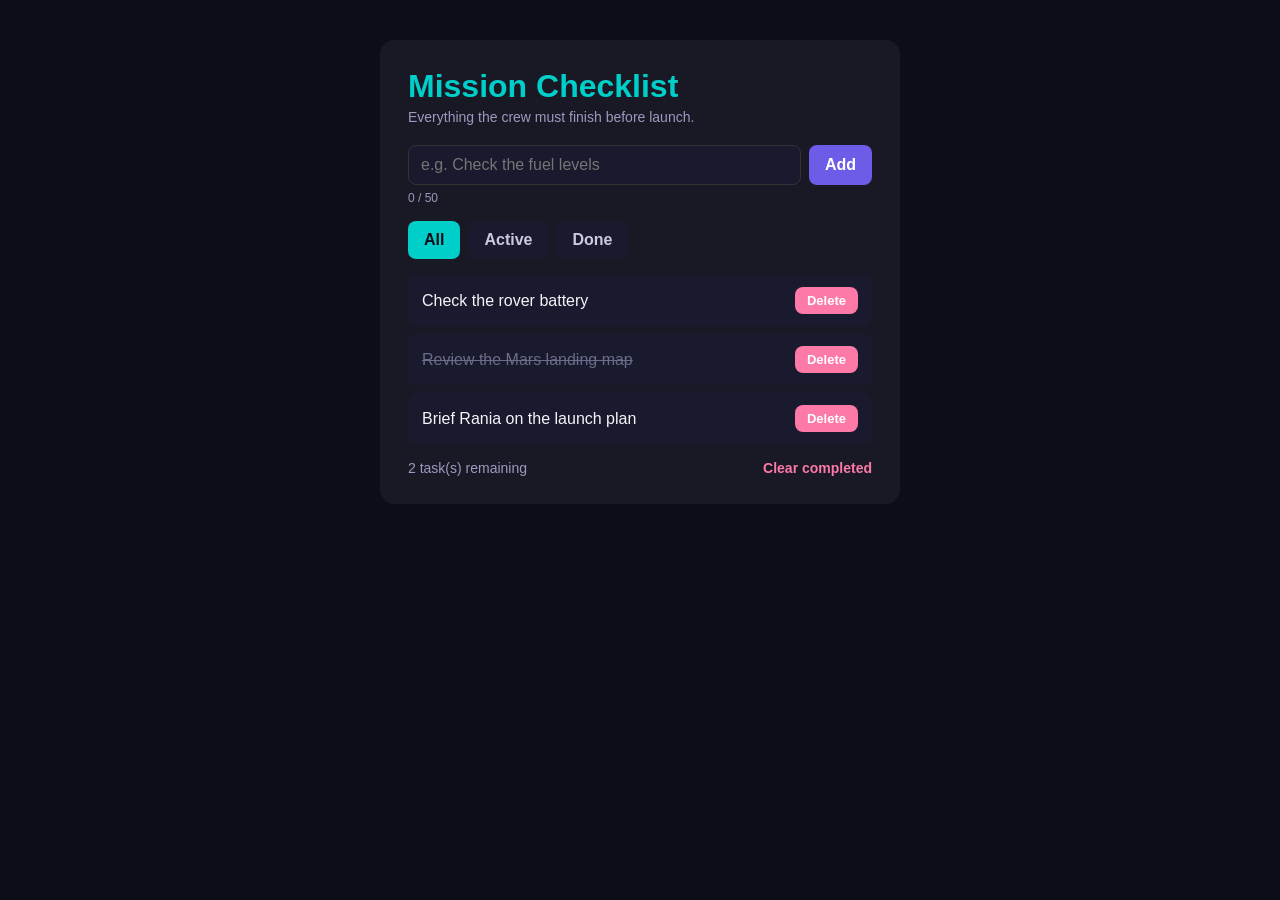
<file: Sat-26-9-2026/to do list/index.html>
<!DOCTYPE html>
<html lang="en">
<head>
  <meta charset="UTF-8">
  <meta name="viewport" content="width=device-width, initial-scale=1.0">
  <title>Mission Checklist</title>

  <!-- The styling is already done for you. Your job is the JavaScript.
       Notice the classes .done, .hidden, and .active below:
       your code will add and remove them with classList. -->
  <style>
    * { margin: 0; padding: 0; box-sizing: border-box; }
    body { font-family: 'Segoe UI', Arial, sans-serif; background: #0d0d1a; color: #f4f4f8; padding: 40px 16px; }
    .app { max-width: 520px; margin: 0 auto; background: rgba(255,255,255,0.05); border-radius: 14px; padding: 28px; }
    h1 { color: #00CEC9; margin-bottom: 4px; }
    .subtitle { color: #9a9ac0; margin-bottom: 20px; font-size: 14px; }
    form { display: flex; gap: 8px; margin-bottom: 6px; }
    input { flex: 1; padding: 10px 12px; border-radius: 8px; border: 1px solid #333; background: #1a1a2e; color: #fff; font: inherit; }
    button { padding: 10px 16px; border: none; border-radius: 8px; cursor: pointer; font: inherit; font-weight: 600; }
    #task-form button { background: #6C5CE7; color: #fff; }
    #char-count { font-size: 12px; color: #9a9ac0; margin-bottom: 16px; }
    .filters { display: flex; gap: 8px; margin-bottom: 16px; }
    .filter-btn { background: #1a1a2e; color: #c9c9e0; }
    .filter-btn.active { background: #00CEC9; color: #0d0d1a; }
    ul { list-style: none; }
    li { display: flex; justify-content: space-between; align-items: center; background: #1a1a2e; padding: 12px 14px; border-radius: 8px; margin-bottom: 8px; }
    .task-text { cursor: pointer; flex: 1; }
    li.done .task-text { text-decoration: line-through; color: #6b6b8a; }
    .delete-btn { background: #FD79A8; color: #fff; padding: 6px 12px; font-size: 13px; }
    .footer { display: flex; justify-content: space-between; align-items: center; margin-top: 16px; font-size: 14px; color: #9a9ac0; }
    #clear-done { background: transparent; color: #FD79A8; padding: 0; }
    #empty-msg { text-align: center; color: #6b6b8a; padding: 20px 0; }
    .hidden { display: none; }
  </style>
</head>
<body>

  <div class="app">
    <h1>Mission Checklist</h1>
    <p class="subtitle">Everything the crew must finish before launch.</p>

    <!-- Form to add a new task -->
    <form id="task-form">
      <input type="text" id="task-input" placeholder="e.g. Check the fuel levels" maxlength="50">
      <button type="submit">Add</button>
    </form>
    <p id="char-count">0 / 50</p>

    <!-- Filter buttons (used in the BONUS steps).
         data-filter stores which filter each button applies. -->
    <div class="filters">
      <button class="filter-btn active" data-filter="all">All</button>
      <button class="filter-btn" data-filter="active">Active</button>
      <button class="filter-btn" data-filter="done">Done</button>
    </div>

    <!-- EMPTY on purpose: your JavaScript builds the items -->
    <ul id="task-list"></ul>

    <!-- Shown only when there are no tasks at all -->
    <p id="empty-msg" class="hidden">No tasks yet. Add your first mission task.</p>

    <div class="footer">
      <span id="counter">0 task(s) remaining</span>
      <button id="clear-done">Clear completed</button>
    </div>
  </div>

  <!-- Script at the end of body, so all elements exist first -->
  <script src="script.js"></script>

</body>
</html>
</file>
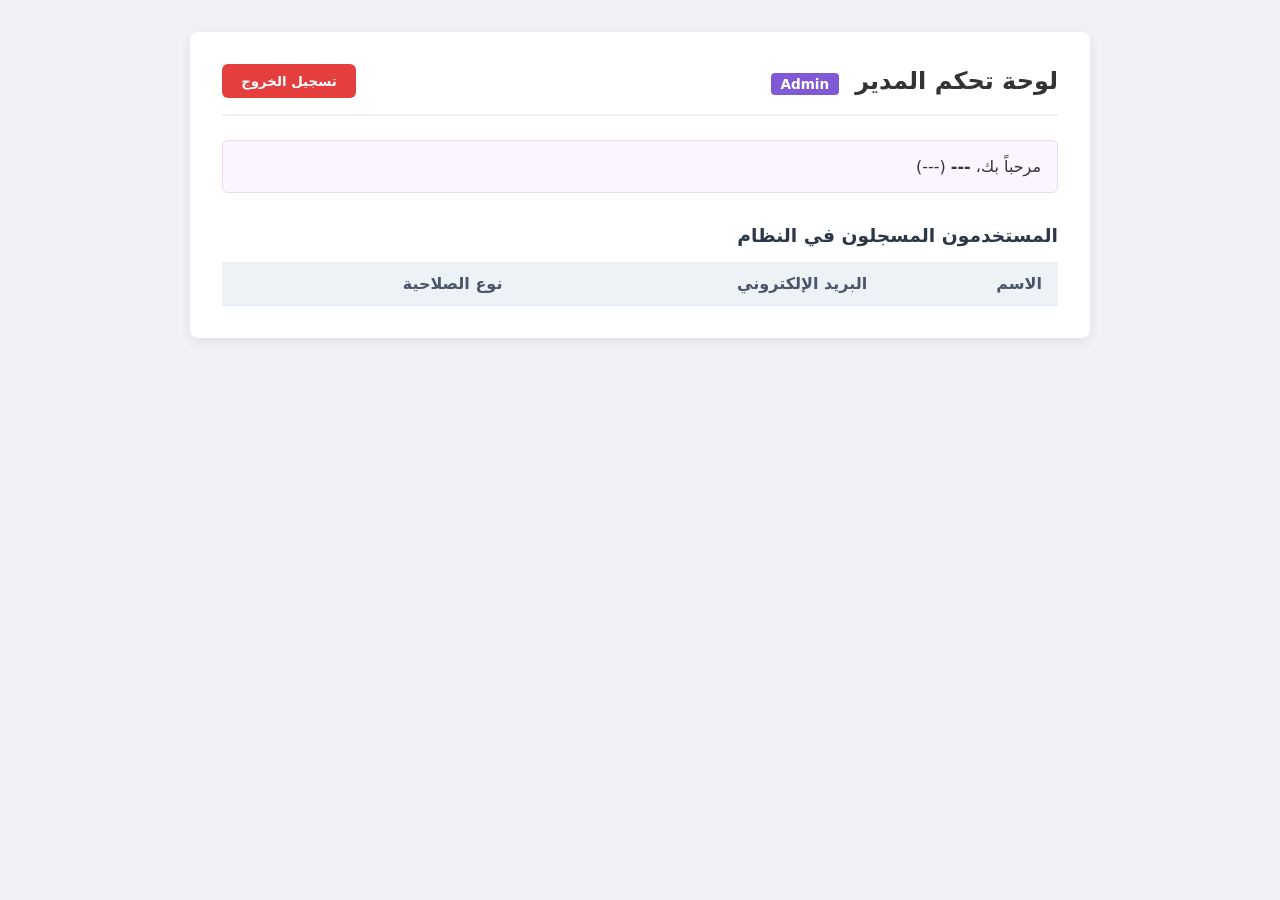
<file: Mon-28-9-2026/admin-dashboard.html>
<!DOCTYPE html>
<html lang="ar" dir="rtl">
<head>
  <meta charset="UTF-8">
  <title>لوحة تحكم المدير</title>
  <style>
    * {
      box-sizing: border-box;
      font-family: system-ui, -apple-system, sans-serif;
      margin: 0;
      padding: 0;
    }
    body {
      background-color: #f0f2f5;
      color: #333;
      padding: 2rem;
    }
    .container {
      max-width: 900px;
      margin: 0 auto;
      background: #ffffff;
      border-radius: 8px;
      padding: 2rem;
      box-shadow: 0 4px 12px rgba(0, 0, 0, 0.08);
    }
    .header {
      display: flex;
      justify-content: space-between;
      align-items: center;
      border-bottom: 2px solid #eef0f3;
      padding-bottom: 1rem;
      margin-bottom: 1.5rem;
    }
    .badge-admin {
      background-color: #805ad5;
      color: #fff;
      font-size: 0.85rem;
      padding: 0.2rem 0.6rem;
      border-radius: 4px;
      margin-right: 0.5rem;
    }
    .logout-btn {
      background-color: #e53e3e;
      color: #fff;
      border: none;
      padding: 0.6rem 1.2rem;
      border-radius: 6px;
      cursor: pointer;
      font-weight: bold;
    }
    .logout-btn:hover {
      background-color: #c53030;
    }
    .admin-greeting {
      margin-bottom: 2rem;
      background-color: #faf5ff;
      border: 1px solid #e9d8fd;
      padding: 1rem;
      border-radius: 6px;
    }
    .table-section h3 {
      margin-bottom: 1rem;
      color: #2d3748;
    }
    table {
      width: 100%;
      border-collapse: collapse;
      text-align: right;
    }
    th, td {
      padding: 0.75rem 1rem;
      border-bottom: 1px solid #e2e8f0;
    }
    th {
      background-color: #edf2f7;
      color: #4a5568;
    }
    tr:hover {
      background-color: #f7fafc;
    }
  </style>
</head>
<body>

  <div class="container">
    <div class="header">
      <h2>لوحة تحكم المدير <span class="badge-admin">Admin</span></h2>
      
      <button id="adminLogoutBtn" class="logout-btn">تسجيل الخروج</button>
    </div>

    
    <div class="admin-greeting">
      <p>مرحباً بك، <strong id="adminName">---</strong>  (<span id="adminEmail">---</span>)</p>
    </div>

   
    <div class="table-section">
      <h3>المستخدمون المسجلون في النظام</h3>
      <table>
        <thead>
          <tr>
            <th>الاسم</th>
            <th>البريد الإلكتروني</th>
            <th>نوع الصلاحية</th>
          </tr>
        </thead>
        
        <tbody id="usersTableBody">
          
        </tbody>
      </table>
    </div>
  </div>


  <script src="admin-dashboard.js"></script>
</body>
</html>
</file>
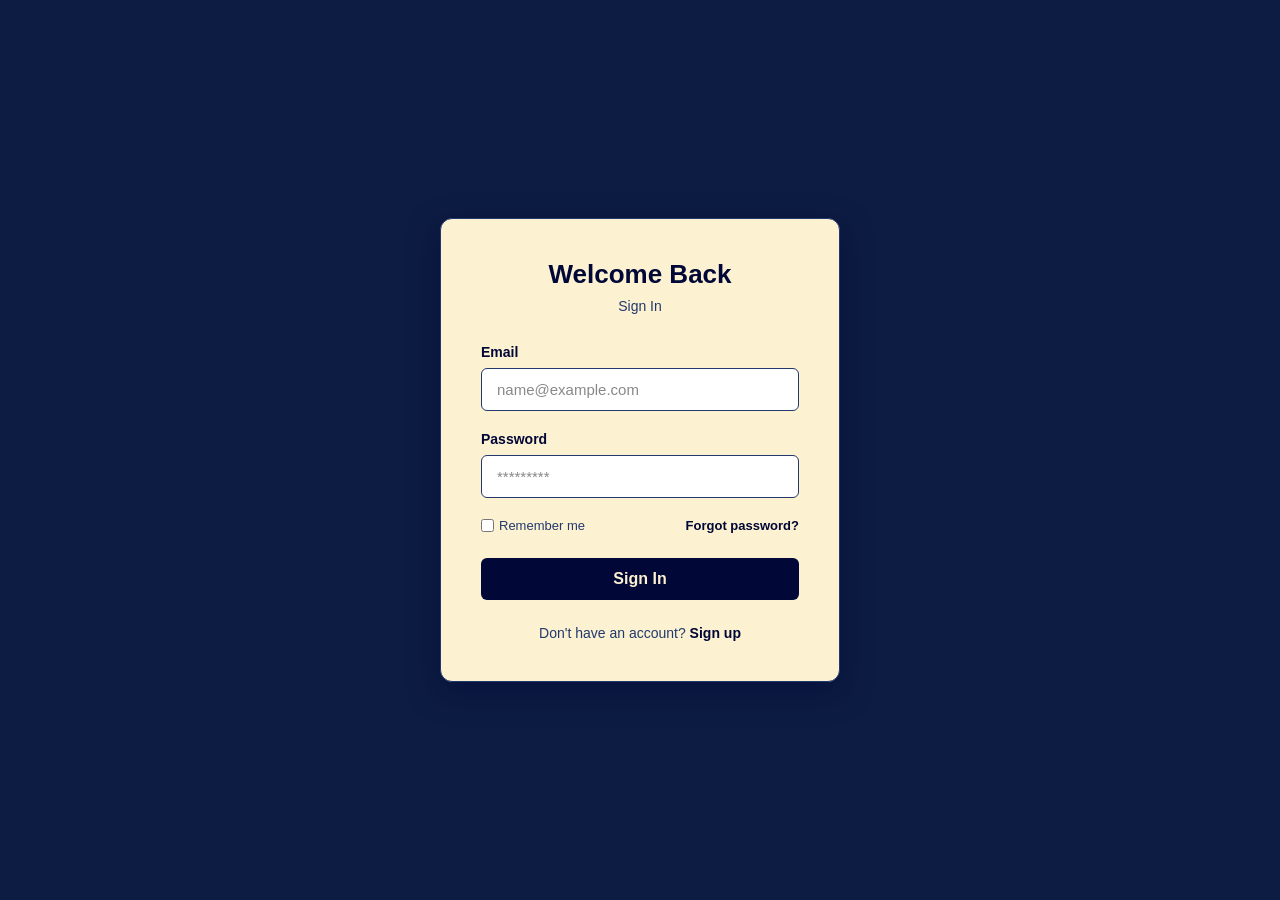
<file: Mon-28-9-2026/login.html>
<!DOCTYPE html>
<html lang="en">
<head>
    <meta charset="UTF-8">
    <meta name="viewport" content="width=device-width, initial-scale=1.0">
    <title>Login page</title>
    <link rel="stylesheet" href="loginstyle.css">
</head>
<body>
    <div class="login-container">
    <div class="login-header">
        <h2>Welcome Back</h2>
        <p> Sign In</p>
    </div>
    
    <div id="message">

    </div>

    <form id="loginForm">
        <div class="input">
            <label for="email">Email</label>
            <input type="email" id="loginEmail" placeholder="name@example.com" required>
        </div>
        
        <div class="input">
            <label for="password">Password</label>
            <input type="password" id="loginPassword" placeholder="*********" required>
        </div>
        
        <div class="options">
            <label>
                <input type="checkbox" id="loginRemember"> Remember me
            </label>
            <a href="#">Forgot password?</a>
        </div>
        <div class="empty-msg"></div>     
        <button type="submit" class="login-btn">Sign In</button>
    </form>
    
    <div class="register-link">
        Don't have an account? <a href="#">Sign up</a>
    </div>
</div>
    <p class="empty-msg"></p>
    <script type="module" src="login.js"></script>
</body>
</html>
</file>
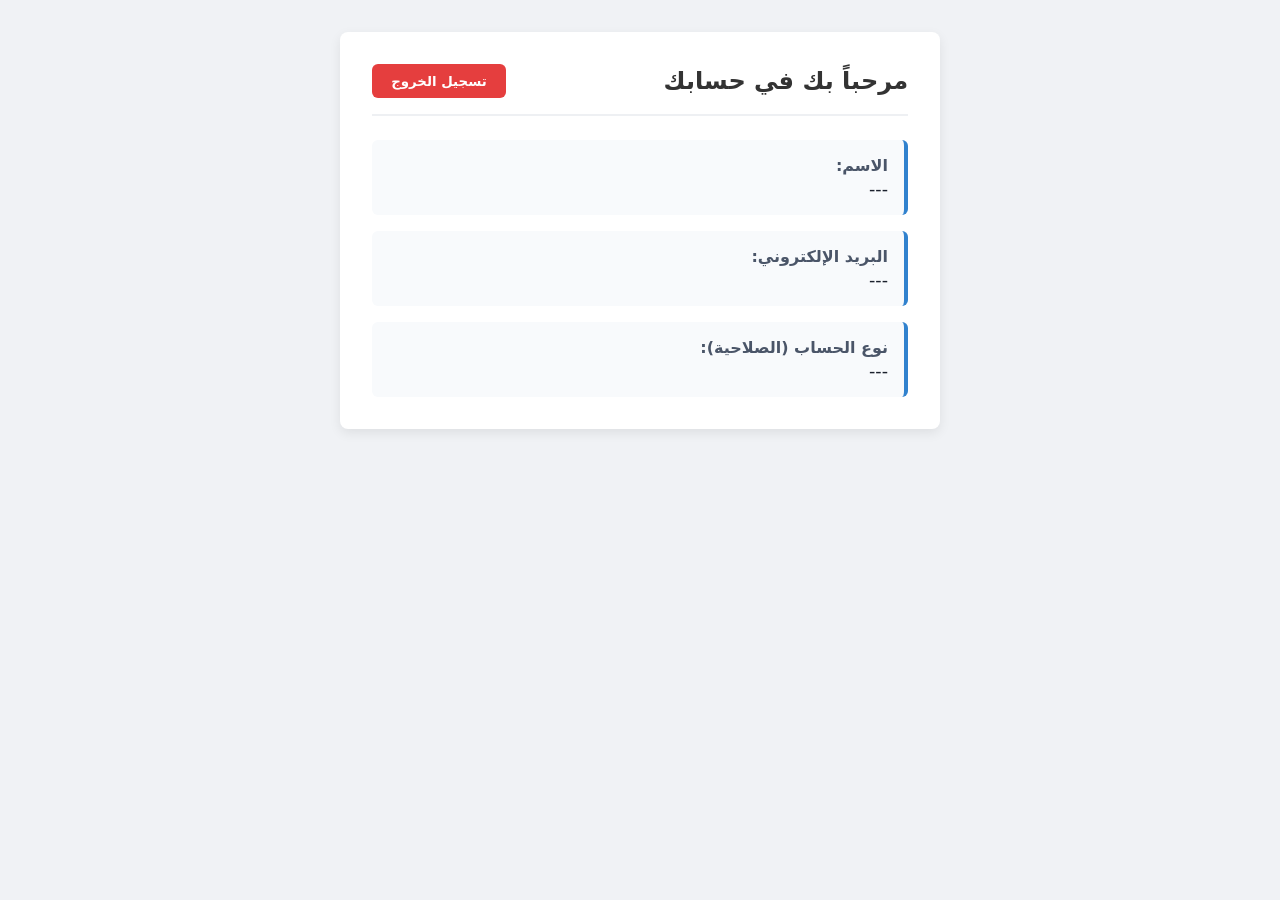
<file: Mon-28-9-2026/user-dashboard.html>
<!DOCTYPE html>
<html lang="ar" dir="rtl">
<head>
  <meta charset="UTF-8">
  <title>لوحة تحكم المستخدم</title>
  <style>
    * {
      box-sizing: border-box;
      font-family: system-ui, -apple-system, sans-serif;
      margin: 0;
      padding: 0;
    }
    body {
      background-color: #f0f2f5;
      color: #333;
      padding: 2rem;
    }
    .container {
      max-width: 600px;
      margin: 0 auto;
      background: #ffffff;
      border-radius: 8px;
      padding: 2rem;
      box-shadow: 0 4px 12px rgba(0, 0, 0, 0.08);
    }
    .header {
      display: flex;
      justify-content: space-between;
      align-items: center;
      border-bottom: 2px solid #eef0f3;
      padding-bottom: 1rem;
      margin-bottom: 1.5rem;
    }
    .logout-btn {
      background-color: #e53e3e;
      color: #fff;
      border: none;
      padding: 0.6rem 1.2rem;
      border-radius: 6px;
      cursor: pointer;
      font-weight: bold;
    }
    .logout-btn:hover {
      background-color: #c53030;
    }
    .user-info {
      display: flex;
      flex-direction: column;
      gap: 1rem;
    }
    .info-item {
      background: #f8fafc;
      padding: 1rem;
      border-radius: 6px;
      border-right: 4px solid #3182ce;
    }
    .label {
      font-weight: bold;
      color: #4a5568;
      display: block;
      margin-bottom: 0.25rem;
    }
    .value {
      font-size: 1.1rem;
      color: #1a202c;
    }
  </style>
</head>
<body>

  <div class="container">
    <div class="header">
      <h2>مرحباً بك في حسابك</h2>
      
      <button id="logoutBtn" class="logout-btn">تسجيل الخروج</button>
    </div>

   
    <div class="user-info">
      <div class="info-item">
        <span class="label">الاسم:</span>
        <span id="userName" class="value">---</span>
      </div>
      <div class="info-item">
        <span class="label">البريد الإلكتروني:</span>
        <span id="userEmail" class="value">---</span>
      </div>
      <div class="info-item">
        <span class="label">نوع الحساب (الصلاحية):</span>
        <span id="userRole" class="value">---</span>
      </div>
    </div>
  </div>
  <script src="user-dashboard.js"></script>
</body>
</html>
</file>
<file: Mon-28-9-2026/loginstyle.css>
* {
    box-sizing: border-box;
    margin: 0;
    padding: 0;
    font-family: Arial, Helvetica, sans-serif;
}

body {
    background-color: #0D1C42;
    display: flex;
    justify-content: center;
    align-items: center;
    height: 100vh;
    color: #0e0e0e;
}

.login-container {
    background-color: #FCF1D0;
    padding: 40px;
    border-radius: 12px;
    box-shadow: 0 10px 30px rgba(1, 7, 54, 0.5);
    width: 100%;
    max-width: 400px;
    border: 1px solid #22396F;
}

.login-header {
    text-align: center;
    margin-bottom: 30px;
}

.login-header h2 {
    color: #010736;
    font-size: 26px;
    margin-bottom: 8px;
    font-weight: bold;
}

.login-header p {
    color: #22396F;
    font-size: 14px;
}

.input {
    margin-bottom: 20px;
}

.input label {
    display: block;
    margin-bottom: 8px;
    color: #010736;
    font-size: 14px;
    font-weight: bold;
}

.input input {
    width: 100%;
    padding: 12px 15px;
    background-color: #ffffff;
    border: 1px solid #22396F;
    border-radius: 6px;
    color: #010736;
    font-size: 15px;
}

.input input::placeholder {
    color: #888888;
}

.input input:focus {
    outline: none;
    border-color: #010736;
    box-shadow: 0 0 5px rgba(1, 7, 54, 0.3);
}

.options {
    display: flex;
    justify-content: space-between;
    align-items: center;
    margin-bottom: 25px;
    font-size: 13px;
    color: #22396F;
}

.options label {
    display: flex;
    align-items: center;
    gap: 5px;
    cursor: pointer;
}



.options a {
    color: #010736;
    text-decoration: none;
    font-weight: bold;
}

.options a:hover {
    text-decoration: underline;
}

.login-btn {
    width: 100%;
    padding: 12px;
    background-color: #010736;
    border: none;
    border-radius: 6px;
    color: #FCF1D0;
    font-size: 16px;
    font-weight: bold;
    cursor: pointer;
    transition: background-color 0.2s;
}

.login-btn:hover {
    background-color: #22396F;
}

.register-link {
    text-align: center;
    margin-top: 25px;
    font-size: 14px;
    color: #22396F;
}

.register-link a {
    color: #010736;
    text-decoration: none;
    font-weight: bold;
}

.register-link a:hover {
    text-decoration: underline;
}
</file>
